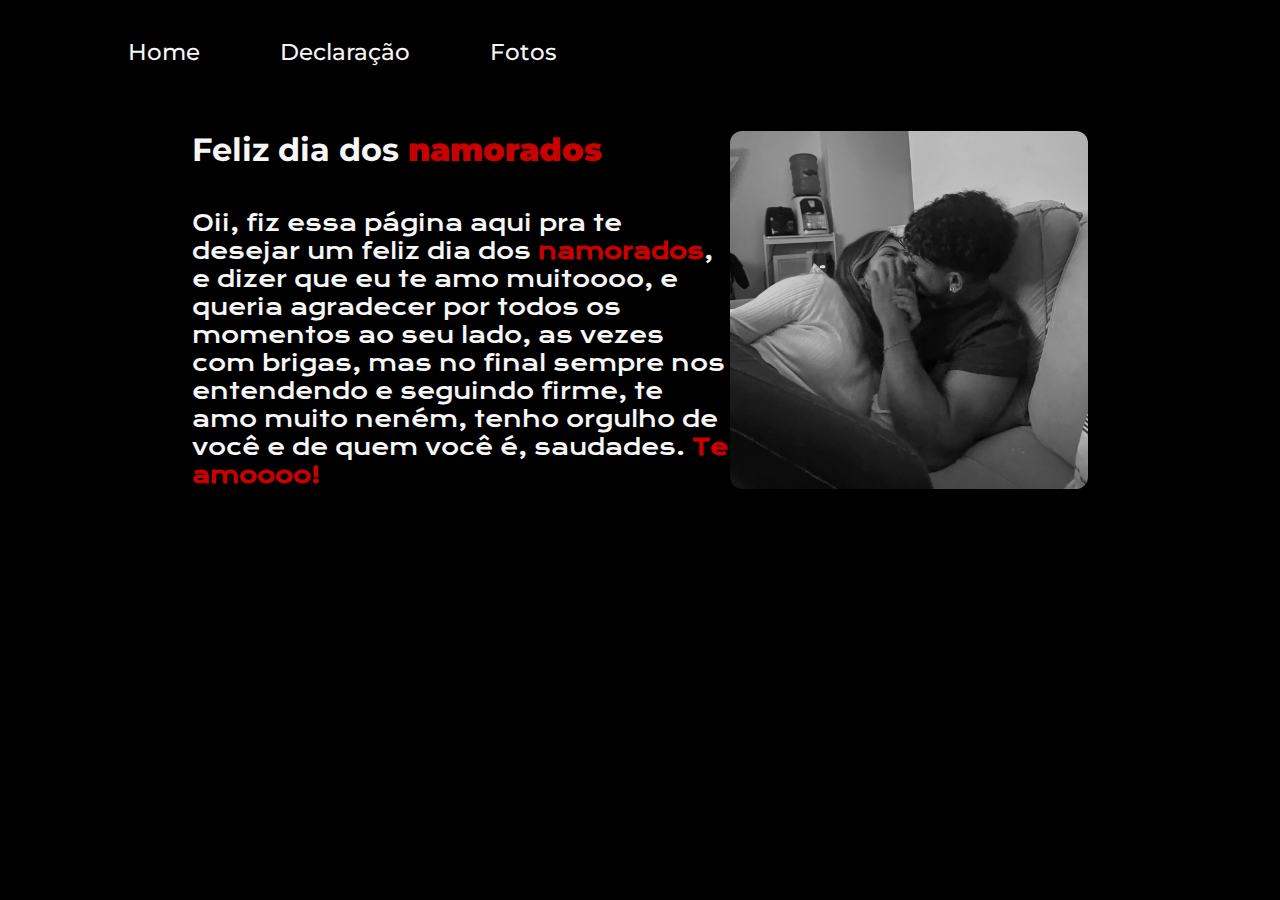
<file: index.html>
<!DOCTYPE html>
<html lang="pt-br">

<head>
    <meta charset="UTF-8">
    <meta name="viewport" content="width=device-width, initial-scale=1.0">
    <link rel="stylesheet" href="./styles/style.css">
    <title>Te amo</title>
</head>

<body>
    <header class="cabecalho">
        <nav class="cabecalho__menu">
            <a class="cabecalho__menu__links" href="index.html">Home</a>
            <a class="cabecalho__menu__links" href="declaracao.html">Declaração</a>
            <a class="cabecalho__menu__links" href="fotos.html">Fotos</a>
        </nav>
    </header>

    <main class="apresentacao">
        <section class="apresentacao__conteudo">
            <h1 class="apresentacao__titulo">Feliz dia dos <strong class="texto__destaque">namorados</strong></h1>

            <p class="apresentacao__texto">Oii, fiz essa página aqui pra te desejar um feliz dia dos <strong
                    class="texto__destaque">namorados</strong>, e dizer que eu te amo muitoooo, e queria agradecer por
                todos os momentos ao seu lado, as vezes com brigas, mas no final sempre nos entendendo e seguindo firme,
                te amo muito neném, tenho orgulho de você e de quem você é, saudades. <strong class="texto__destaque">Te
                    amoooo!</strong></p>

            

        </section>

        <img class="foto" src="assets/IMG_0202.JPG" alt="">

    </main>

    <footer>

    </footer>

    <script src="app.js"></script>
</body>

</html>
</file>
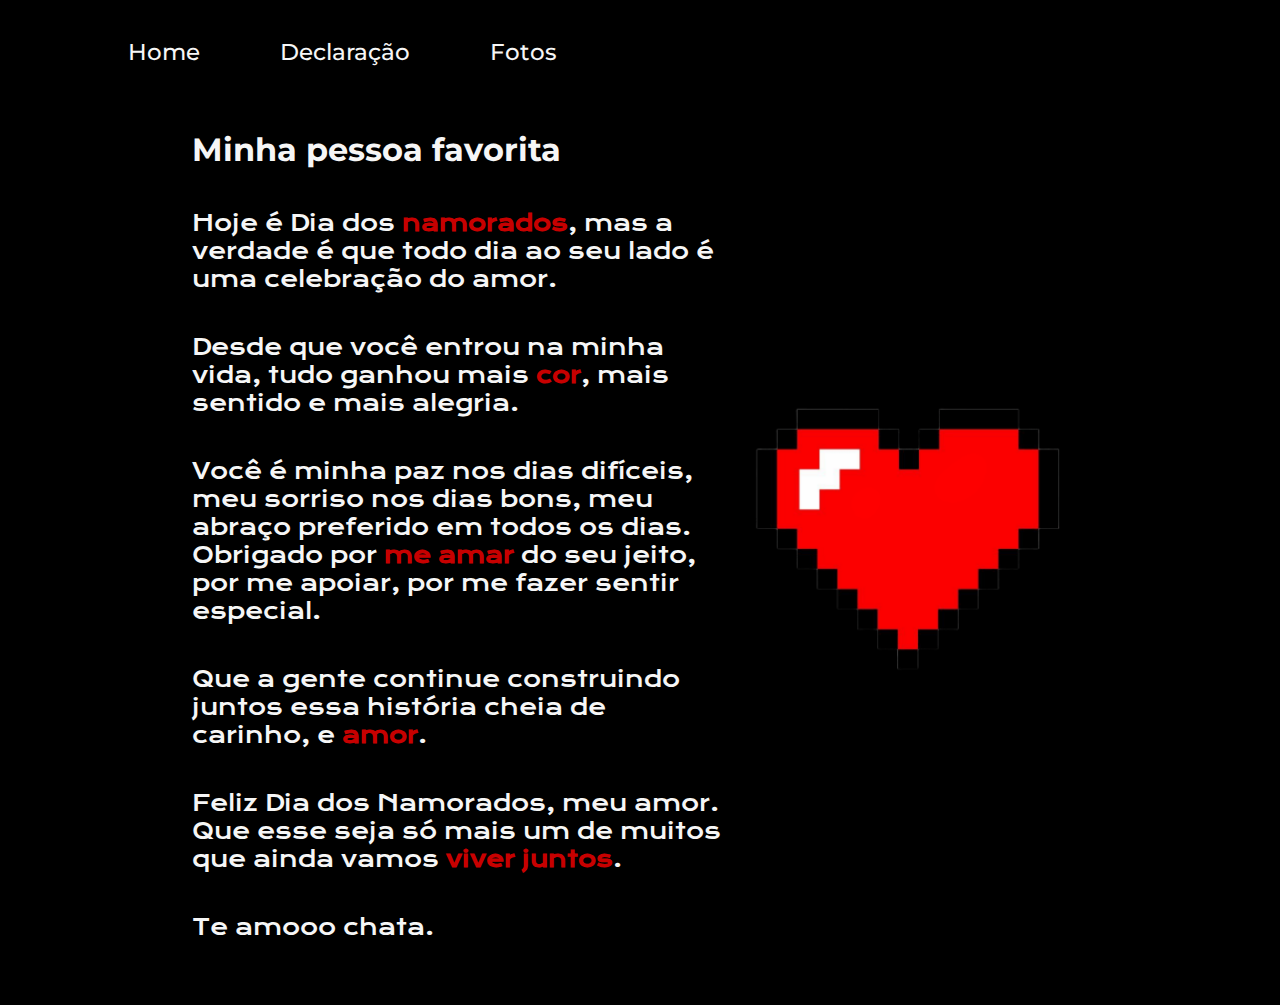
<file: declaracao.html>
<!DOCTYPE html>
<html lang="pt-br">

<head>
    <meta charset="UTF-8">
    <meta name="viewport" content="width=device-width, initial-scale=1.0">
    <link rel="stylesheet" href="./styles/style.css">
    <title>Declaração</title>
</head>

<body>
    <header class="cabecalho">
        <nav class="cabecalho__menu">
            <a class="cabecalho__menu__links" href="index.html">Home</a>
            <a class="cabecalho__menu__links" href="declaracao.html">Declaração</a>
            <a class="cabecalho__menu__links" href="fotos.html">Fotos</a>
        </nav>
    </header>

    <main class="apresentacao">
        <section class="apresentacao__conteudo">
            <h1 class="apresentacao__titulo">Minha pessoa favorita</h1>

            <p class="apresentacao__texto">Hoje é Dia dos <strong
                    class="texto__destaque">namorados</strong>, mas a verdade é que todo dia ao seu lado é uma celebração do amor.</p>
                            <p class="apresentacao__texto" >Desde que você entrou na minha vida, tudo ganhou mais <strong class="texto__destaque">cor</strong>, mais sentido e mais alegria.</p>
                            <p class="apresentacao__texto">
                                Você é minha paz nos dias difíceis, meu sorriso nos dias bons, meu abraço preferido em todos os dias. Obrigado por <strong class="texto__destaque">me amar</strong> do seu jeito, por me apoiar, por me fazer sentir especial.
                            </p> 
                            <p class="apresentacao__texto"> Que a gente continue construindo juntos essa história cheia de carinho, e <strong class="texto__destaque">amor</strong>.</p>

                            <p class="apresentacao__texto">Feliz Dia dos Namorados, meu amor. Que esse seja só mais um de muitos que ainda vamos <strong class="texto__destaque">viver juntos</strong>.</p>

                    <p class="apresentacao__texto">Te amooo chata.</p>


        </section>

        <img class="foto" src="assets/coração2.png" alt="">

    </main>

    <footer>

    </footer>

    <script src="app.js"></script>
</body>

</html>
</file>
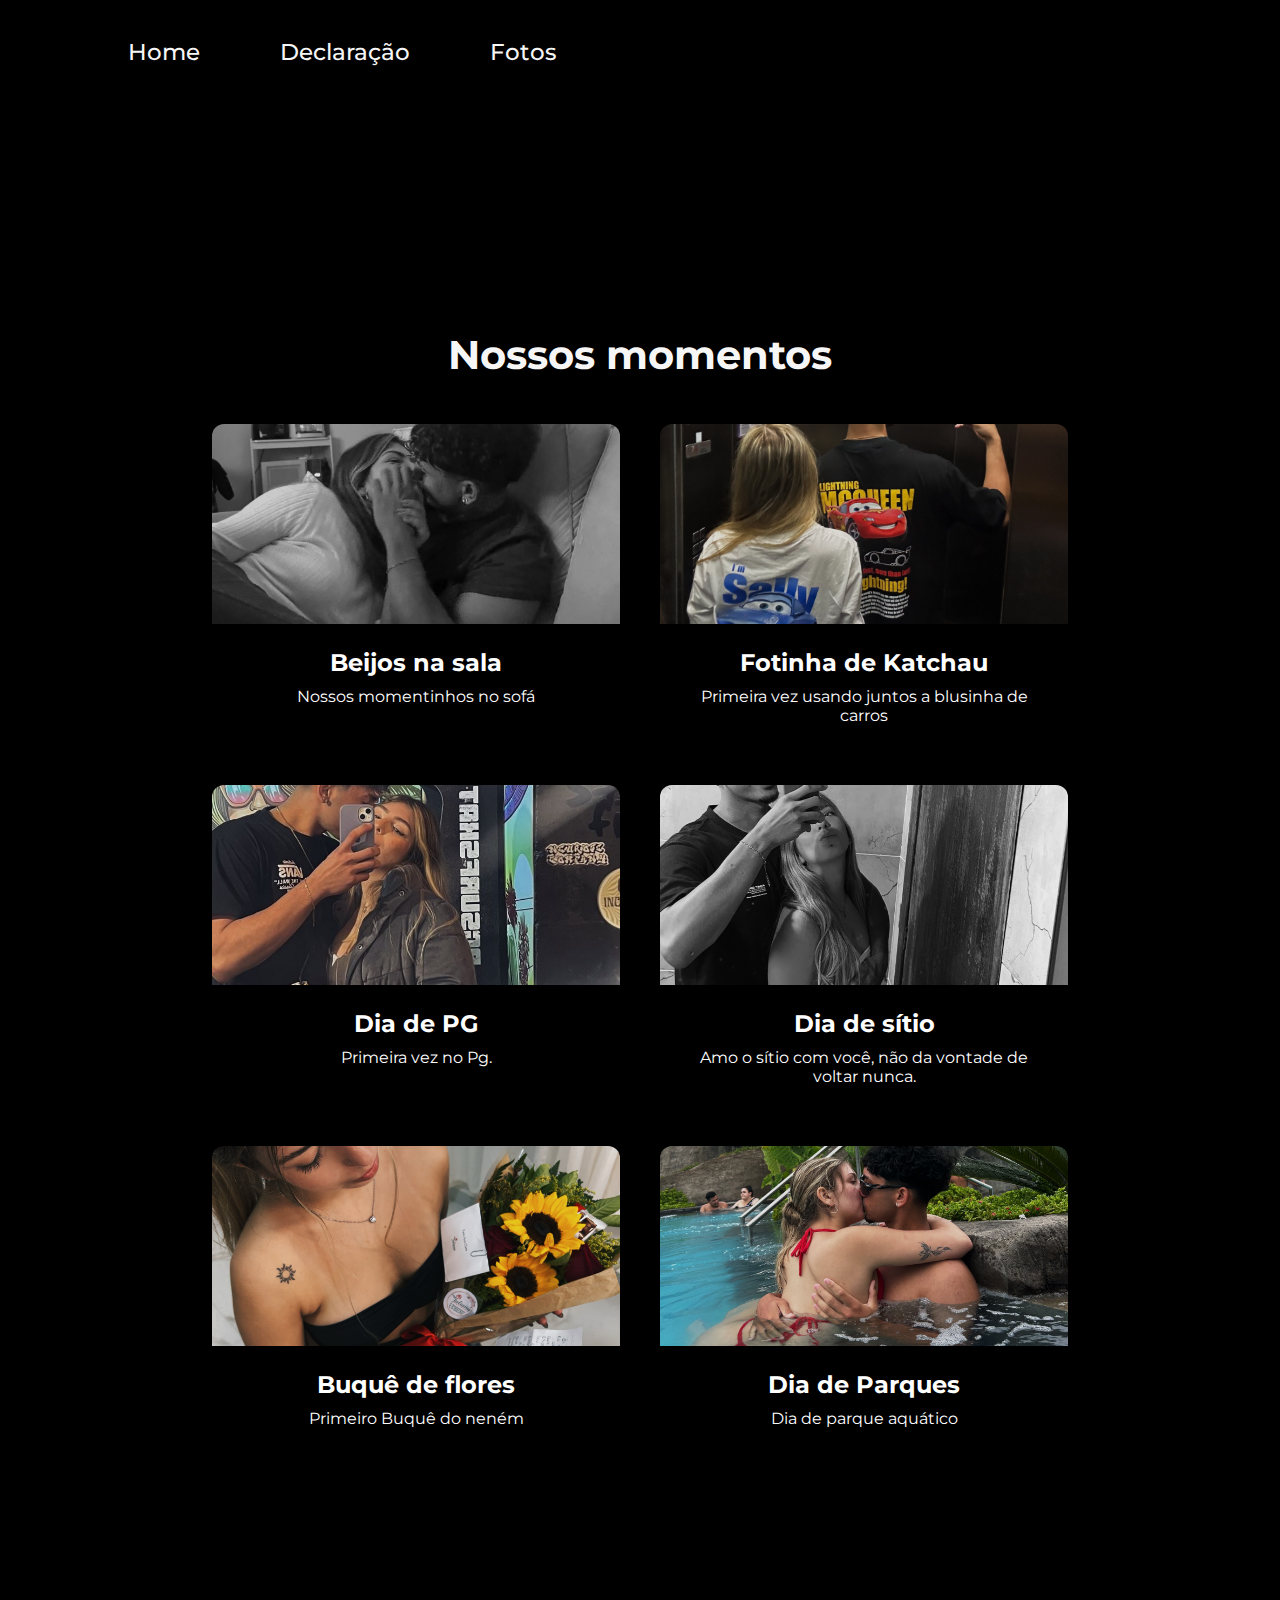
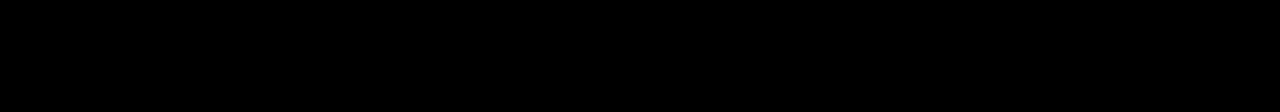
<file: fotos.html>
<!DOCTYPE html>
<html lang="pt-br">
<head>
    <meta charset="UTF-8">
    <meta name="viewport" content="width=device-width, initial-scale=1.0">
    <link rel="stylesheet" href="./styles/style.css">
    <title>momentos</title>
</head>
<body>
    <header class="cabecalho">
        <nav class="cabecalho__menu">
            <a class="cabecalho__menu__links" href="index.html">Home</a>
            <a class="cabecalho__menu__links" href="declaracao.html">Declaração</a>
            <a class="cabecalho__menu__links" href="fotos.html">Fotos</a>
        </nav>
    </header>

    <main class="apresentacao">
        <section class="portfolio">
        <div class="container">
          <h1 class="title">Nossos momentos</h1>
      
          <div class="portfolio-grid">
            <div class="portfolio-item" onclick="toggleDetails(this)">
              <img src="assets/IMG_0202.JPG" alt="Projeto 1">
              <h3>Beijos na sala</h3>
              <p class="short-description">Nossos momentinhos no sofá</p>
              <div class="details">
                <p>Nossas tardes no sofazinho no inverno, vendo qualquer coisa na tv são os melhores momentos.</p>
              </div>
            </div>
      
            <div class="portfolio-item" onclick="toggleDetails(this)">
              <img src="assets/IMG_0480.JPG" alt="Projeto 2">
              <h3>Fotinha de Katchau</h3>
              <p class="short-description">Primeira vez usando juntos a blusinha de carros</p>
              <div class="details">
                <p>Amei receber esse presentekkk blusinha do relampago maqueen lendária.</p>
              </div>
            </div>
      
            <div class="portfolio-item" onclick="toggleDetails(this)">
              <img src="assets/IMG_8615.JPG" alt="Projeto 3">
              <h3>Dia de PG</h3>
              <p class="short-description">Primeira vez no Pg.</p>
              <div class="details">
                <p>Dia bom mas de muito friokkkk.</p>
              </div>
            </div>

            <div class="portfolio-item" onclick="toggleDetails(this)">
                <img src="assets/IMG_0547.JPG" alt="Projeto 4">
                <h3>Dia de sítio</h3>
                <p class="short-description">Amo o sítio com você, não da vontade de voltar nunca.</p>
                <div class="details">
                  <p>Os dias no sítio são bons demais</p>
                </div>
            </div>

            <div class="portfolio-item" onclick="toggleDetails(this)">
                <img src="assets/IMG_1477.JPG" alt="Projeto 5">
                <h3>Buquê de flores</h3>
                <p class="short-description">Primeiro Buquê do neném</p>
                <div class="details">
                  <p>Amei fazer essa surpresa pra você, mas queria te contar logokkkk</p>
                </div>
            </div>

            <div class="portfolio-item" onclick="toggleDetails(this)">
                <img src="assets/IMG_0790.JPG" alt="Projeto 6">
                <h3>Dia de Parques</h3>
                <p class="short-description">Dia de parque aquático</p>
                <div class="details">
                  <p>Dia muito bom de parques, dar tbum na piscina e comer comidinhas delicia, com meu amor igual um macaquinho grudado em mimkkkkk</p>
                </div>
            </div>


            
          </div>
        </div>
      </section>
    </main>

    <footer>

    </footer>

    <script src="app.js"></script>
</body>
</html>
</file>
<file: styles/style.css>
@import url('https://fonts.googleapis.com/css2?family=Krona+One&family=Montserrat:ital,wght@0,100..900;1,100..900&display=swap');

:root {
    --cor-primaria: #000000;
    --cor-secundaria: #f6f6f6;
    --cor-terciaria: #F1EFEC;

    --font-primaria: 'Montserrat', sans-serif;
    --font-secundaria: "Krona One", sans-serif;
}


* {
    margin: 0px;
    padding: 0px;
}

body {
    box-sizing: border-box;
    background-color: var(--cor-primaria);
    color: var(--cor-secundaria);
}

.cabecalho__menu {
    display: flex;
    padding: 3% 0% 0% 10%;
    gap: 80px;
}

.cabecalho__menu__links {
   font-family: var(--font-primaria);
   font-size: 23px;
   font-weight: 500;
   text-decoration: none;
   color: var(--cor-texto);
}

.apresentacao {
    padding: 5% 15%;
    display: flex;
    align-items: center;
    justify-content: space-between;
}

.apresentacao__conteudo {
    width: 615px;
    display: flex;
    flex-direction: column;
    gap: 40px;
}

.apresentacao__titulo {
    font-size: 32px;
    font-family: var(--font-primaria);
}

.texto__destaque {
    color: #ff0000ce;
}

.apresentacao__texto {
    font-size: 22px;
    font-family: var(--font-secundaria);
}

.foto {
    width: 40%;
    border-radius: 12px;
}

.apresentacao__foto {
    width: 30%;
    border-radius: 12px;
}

.foto__container {
    display: flex;
    justify-content: center;
    padding: 10% 0% 0% 0%;
    gap: 40px;
}

.apresentacao__fotos {
    display: flex;
    flex-direction: column;
    align-items: center;
    justify-content: space-between;
    gap: 32px;
}

.apresentacao__fotos__subtitulo {
    font-family: var(--font-secundaria);
    font-size: 24px;
    font-weight: lighter;
    padding: 8% ;
}
.botao__foto {
    width: 40%;
    padding: 20px;
}

.apresentacao__botao {
    display: flex;
    justify-content: center;
    gap: 16px;
    border: 2px solid var(--cor-terciaria);
    width: 378px;
    padding: 16px 0px;
    text-align: center;
    border-radius: 8px;
    text-decoration: none;
    color: var(--cor-secundaria);
    font-family: var(--font-primaria);
    font-size: 22px;
    font-weight: 500;
}

.portfolio {
  padding: 200px 20px;
}

.portfolio .container {
  max-width: 1200px;
  margin: 0 auto;
  text-align: center;
}

.portfolio .title {
    font-size: 2.5rem;
    font-weight: bold;
    color: var(--cor-secundaria);
    margin-bottom: 10px;
    font-family: var(--font-primaria);
    padding: 0% 0% 4% 0%;
}

.portfolio-grid {
  display: grid;
  grid-template-columns: repeat(auto-fit, minmax(280px, 1fr));
  gap: 40px;
}

.portfolio-item {
  border-radius: 12px;
  box-shadow: 0 6px 20px rgba(0, 0, 0, 0.08);
  overflow: hidden;
  transition: transform 0.3s ease;
}

.portfolio-item:hover {
  transform: translateY(-8px);
}

.portfolio-item img {
  width: 100%;
  height: 200px;
  object-fit: cover;
}

.portfolio-item h3 {
  font-size: 1.5rem;
  margin: 20px 0 10px;
  color: #ffffff;
  font-family: var(--font-primaria);
}

.portfolio-item p {
  font-size: 1rem;
  color: #ffffff;
  padding: 0 20px 20px;
  font-family: var(--font-primaria);
}

.details {
  max-height: 0;
  text-align: left;
  overflow: hidden;
  transition:
    max-height 0.4s ease,
    padding 0.4s ease;
  padding: 0 20px;
  font-size: 0.95rem;
  color: #ffffff;
}

.portfolio-item.open .details {
  max-height: 500px;
  /* Altura máxima quando aberto */
  padding: 20px;
}
</file>
